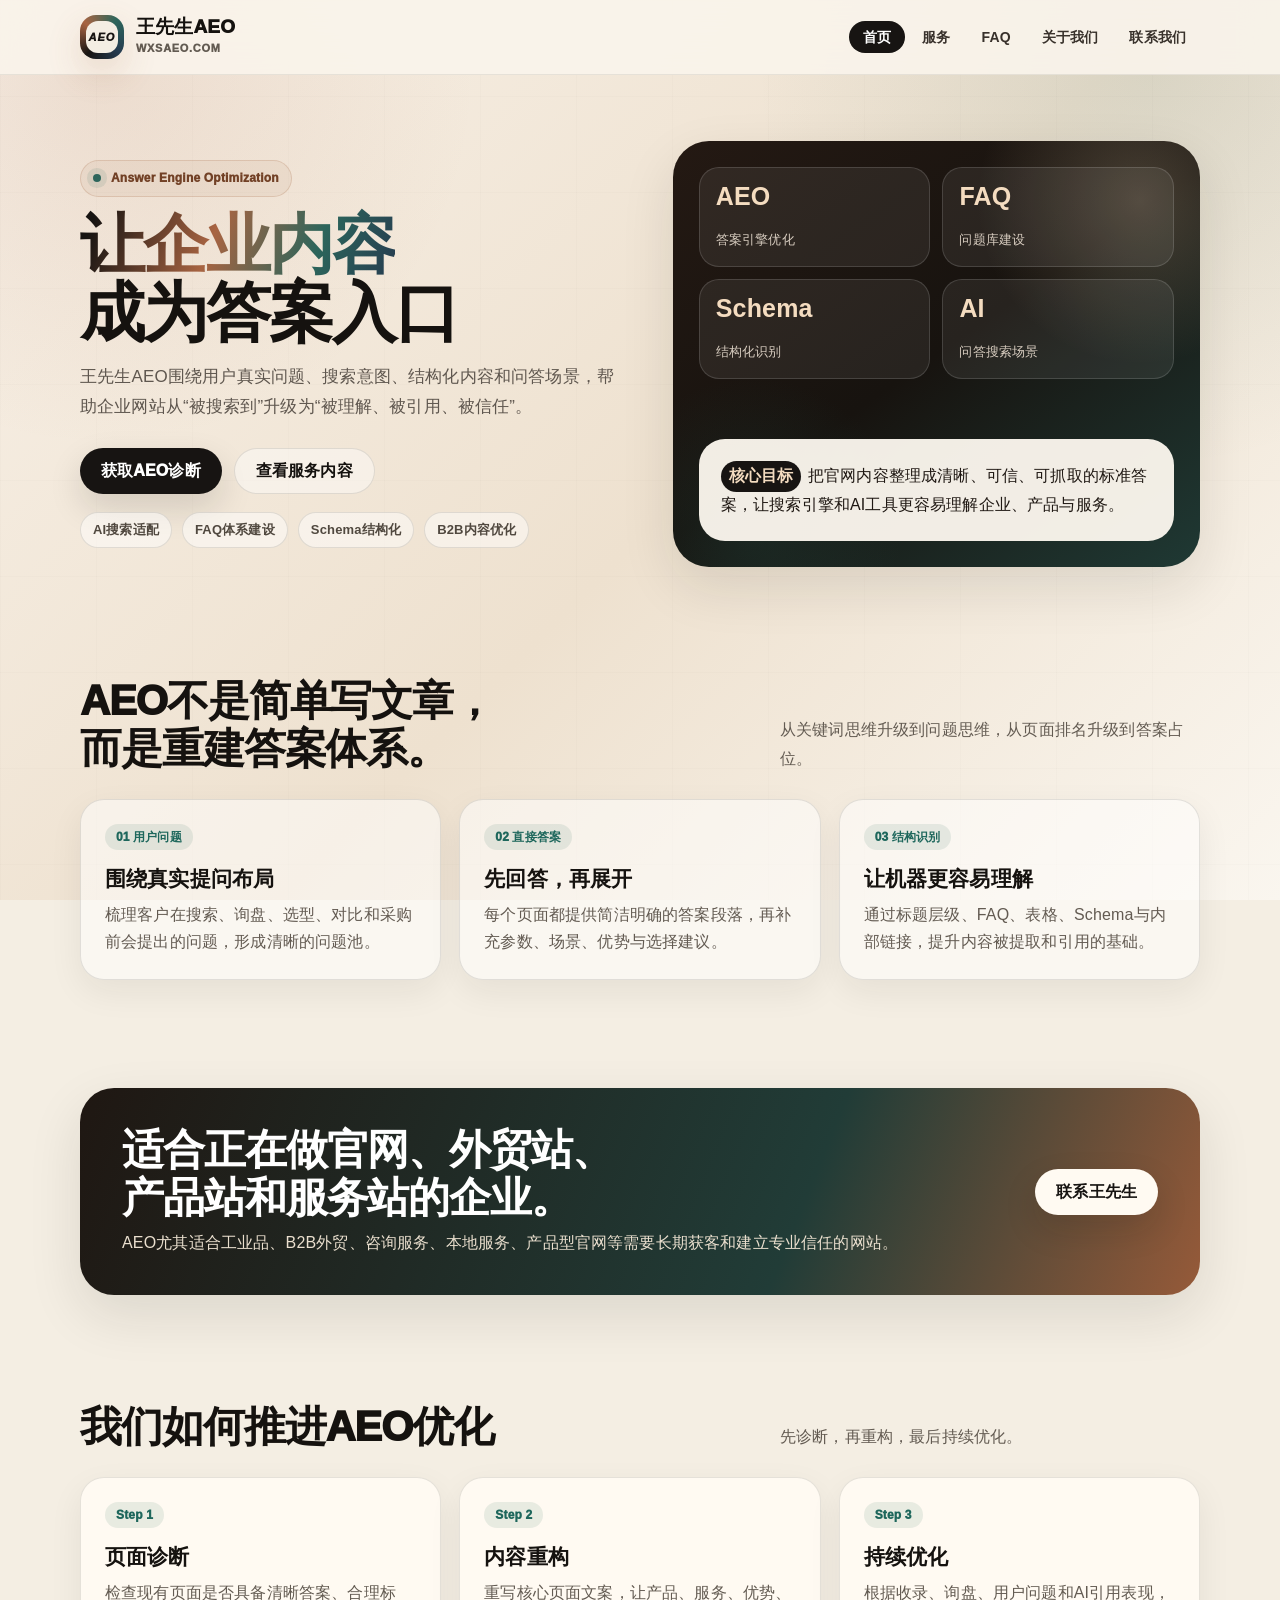
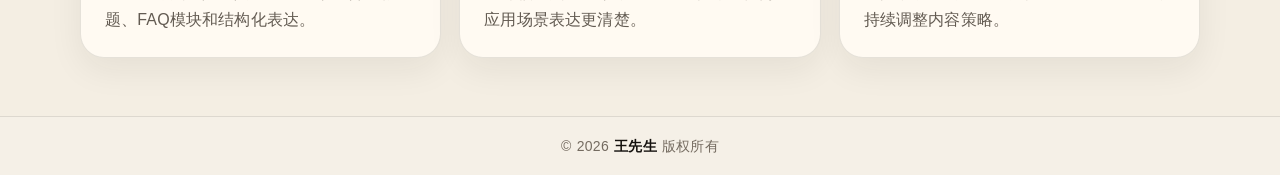
<file: index.html>
<!doctype html><html lang="zh-CN"><head><meta charset="utf-8"><meta name="viewport" content="width=device-width,initial-scale=1"><title>王先生AEO｜AEO优化与AI搜索答案引擎优化服务</title><meta name="description" content="王先生为企业官网提供AEO优化、AI搜索内容适配、GEO优化、品牌实体优化、FAQ问答内容建设和AI引用可见度提升服务。">
<meta name="keywords" content="王先生AEO,AEO优化,答案引擎优化,AI搜索优化,GEO优化,AI搜索内容适配,品牌实体优化,FAQ优化,wxsaeo.com">
<link rel="canonical" href="https://www.wxsaeo.com/">
<meta name="robots" content="index,follow,max-image-preview:large,max-snippet:-1,max-video-preview:-1">
<meta name="author" content="王先生AEO">
<meta name="theme-color" content="#f4efe4">
<meta name="geo.region" content="CN-JS">
<meta name="geo.placename" content="Suzhou">
<meta name="language" content="zh-CN">
<meta property="og:site_name" content="王先生AEO">
<meta property="og:locale" content="zh_CN">
<meta property="og:type" content="website">
<meta property="og:title" content="王先生AEO｜AEO优化与AI搜索答案引擎优化服务">
<meta property="og:description" content="王先生为企业官网提供AEO优化、AI搜索内容适配、GEO优化、品牌实体优化、FAQ问答内容建设和AI引用可见度提升服务。">
<meta property="og:url" content="https://www.wxsaeo.com/">
<meta property="og:image" content="https://www.wangxiansheng.com/uploads/202605/142118-52a6c3eb23f79569.png">
<meta name="twitter:card" content="summary_large_image">
<meta name="twitter:title" content="王先生AEO｜AEO优化与AI搜索答案引擎优化服务">
<meta name="twitter:description" content="王先生为企业官网提供AEO优化、AI搜索内容适配、GEO优化、品牌实体优化、FAQ问答内容建设和AI引用可见度提升服务。">
<meta name="twitter:image" content="https://www.wangxiansheng.com/uploads/202605/142118-52a6c3eb23f79569.png">
<script type="application/ld+json">
{
  "@context": "https://schema.org",
  "@graph": [
    {
      "@type": "Organization",
      "@id": "https://www.wxsaeo.com/#organization",
      "name": "王先生AEO",
      "url": "https://www.wxsaeo.com",
      "logo": "https://www.wangxiansheng.com/uploads/202605/142118-52a6c3eb23f79569.png",
      "sameAs": [
        "https://www.wangxiansheng.com"
      ],
      "contactPoint": [
        {
          "@type": "ContactPoint",
          "telephone": "0512-57828333",
          "email": "lianxi@wangxiansheng.com",
          "contactType": "customer service",
          "availableLanguage": [
            "zh-CN"
          ]
        }
      ]
    },
    {
      "@type": "WebSite",
      "@id": "https://www.wxsaeo.com/#website",
      "url": "https://www.wxsaeo.com",
      "name": "王先生AEO",
      "description": "王先生专注AEO优化、答案引擎优化、AI搜索内容适配、GEO优化、品牌实体优化、FAQ问答内容优化和企业官网AI可见度提升。",
      "publisher": {
        "@id": "https://www.wxsaeo.com/#organization"
      },
      "inLanguage": "zh-CN"
    },
    {
      "@type": "WebPage",
      "@id": "https://www.wxsaeo.com/#webpage",
      "url": "https://www.wxsaeo.com/",
      "name": "王先生AEO｜AEO优化与AI搜索答案引擎优化服务",
      "description": "王先生为企业官网提供AEO优化、AI搜索内容适配、GEO优化、品牌实体优化、FAQ问答内容建设和AI引用可见度提升服务。",
      "isPartOf": {
        "@id": "https://www.wxsaeo.com/#website"
      },
      "about": [
        {
          "@type": "Thing",
          "name": "AEO优化"
        },
        {
          "@type": "Thing",
          "name": "答案引擎优化"
        },
        {
          "@type": "Thing",
          "name": "AI搜索优化"
        },
        {
          "@type": "Thing",
          "name": "GEO优化"
        },
        {
          "@type": "Thing",
          "name": "品牌实体优化"
        }
      ],
      "inLanguage": "zh-CN"
    }
  ]
}
</script><link rel="stylesheet" href="styles.css"></head><body><div class="site-bg"></div><header class="topbar"><div class="container nav"><a class="brand" href="index.html"><i class="mark"></i><span><span class="brand-title">王先生AEO</span><span class="brand-sub">wxsaeo.com</span></span></a><nav class="links nav-links" id="navLinks"><a class="active" href="index.html">首页</a><a  href="services.html">服务</a><a  href="faq.html">FAQ</a><a  href="about.html">关于我们</a><a  href="contact.html">联系我们</a></nav><button class="menu-btn" id="menuBtn" type="button" aria-label="打开导航" aria-expanded="false"><span></span></button></div></header><main><section class="hero"><div class="container hero-grid"><div><div class="eyebrow">Answer Engine Optimization</div><h1><span class="gradient-text">让企业内容</span><br>成为答案入口</h1><p class="lead">王先生AEO围绕用户真实问题、搜索意图、结构化内容和问答场景，帮助企业网站从“被搜索到”升级为“被理解、被引用、被信任”。</p><div class="hero-actions"><a class="btn" href="contact.html">获取AEO诊断</a><a class="btn line" href="services.html">查看服务内容</a></div><div class="pill-row"><span class="pill">AI搜索适配</span><span class="pill">FAQ体系建设</span><span class="pill">Schema结构化</span><span class="pill">B2B内容优化</span></div></div><aside class="answer-panel"><div class="panel-content"><div class="mini-grid"><div class="mini"><b>AEO</b><span>答案引擎优化</span></div><div class="mini"><b>FAQ</b><span>问题库建设</span></div><div class="mini"><b>Schema</b><span>结构化识别</span></div><div class="mini"><b>AI</b><span>问答搜索场景</span></div></div><div class="answer-card"><p><strong>核心目标</strong> 把官网内容整理成清晰、可信、可抓取的标准答案，让搜索引擎和AI工具更容易理解企业、产品与服务。</p></div></div></aside></div></section><section class="section"><div class="container"><div class="section-head"><h2>AEO不是简单写文章，<br>而是重建答案体系。</h2><p>从关键词思维升级到问题思维，从页面排名升级到答案占位。</p></div><div class="grid-3"><div class="card"><span class="tag">01 用户问题</span><h3>围绕真实提问布局</h3><p class="muted">梳理客户在搜索、询盘、选型、对比和采购前会提出的问题，形成清晰的问题池。</p></div><div class="card"><span class="tag">02 直接答案</span><h3>先回答，再展开</h3><p class="muted">每个页面都提供简洁明确的答案段落，再补充参数、场景、优势与选择建议。</p></div><div class="card"><span class="tag">03 结构识别</span><h3>让机器更容易理解</h3><p class="muted">通过标题层级、FAQ、表格、Schema与内部链接，提升内容被提取和引用的基础。</p></div></div></div></section><section class="section"><div class="container"><div class="band"><div><h2>适合正在做官网、外贸站、产品站和服务站的企业。</h2><p>AEO尤其适合工业品、B2B外贸、咨询服务、本地服务、产品型官网等需要长期获客和建立专业信任的网站。</p></div><a class="btn dark" href="contact.html">联系王先生</a></div></div></section><section class="section"><div class="container"><div class="section-head"><h2>我们如何推进AEO优化</h2><p>先诊断，再重构，最后持续优化。</p></div><div class="grid-3"><div class="card light"><span class="tag">Step 1</span><h3>页面诊断</h3><p>检查现有页面是否具备清晰答案、合理标题、FAQ模块和结构化表达。</p></div><div class="card light"><span class="tag">Step 2</span><h3>内容重构</h3><p>重写核心页面文案，让产品、服务、优势、应用场景表达更清楚。</p></div><div class="card light"><span class="tag">Step 3</span><h3>持续优化</h3><p>根据收录、询盘、用户问题和AI引用表现，持续调整内容策略。</p></div></div></div></section></main><footer class="footer"><div class="container"><span>©</span><span data-year></span><a href="https://www.wangxiansheng.com" target="_blank" rel="noopener">王先生</a><span>版权所有</span></div></footer><script src="script.js"></script></body></html>
</file>
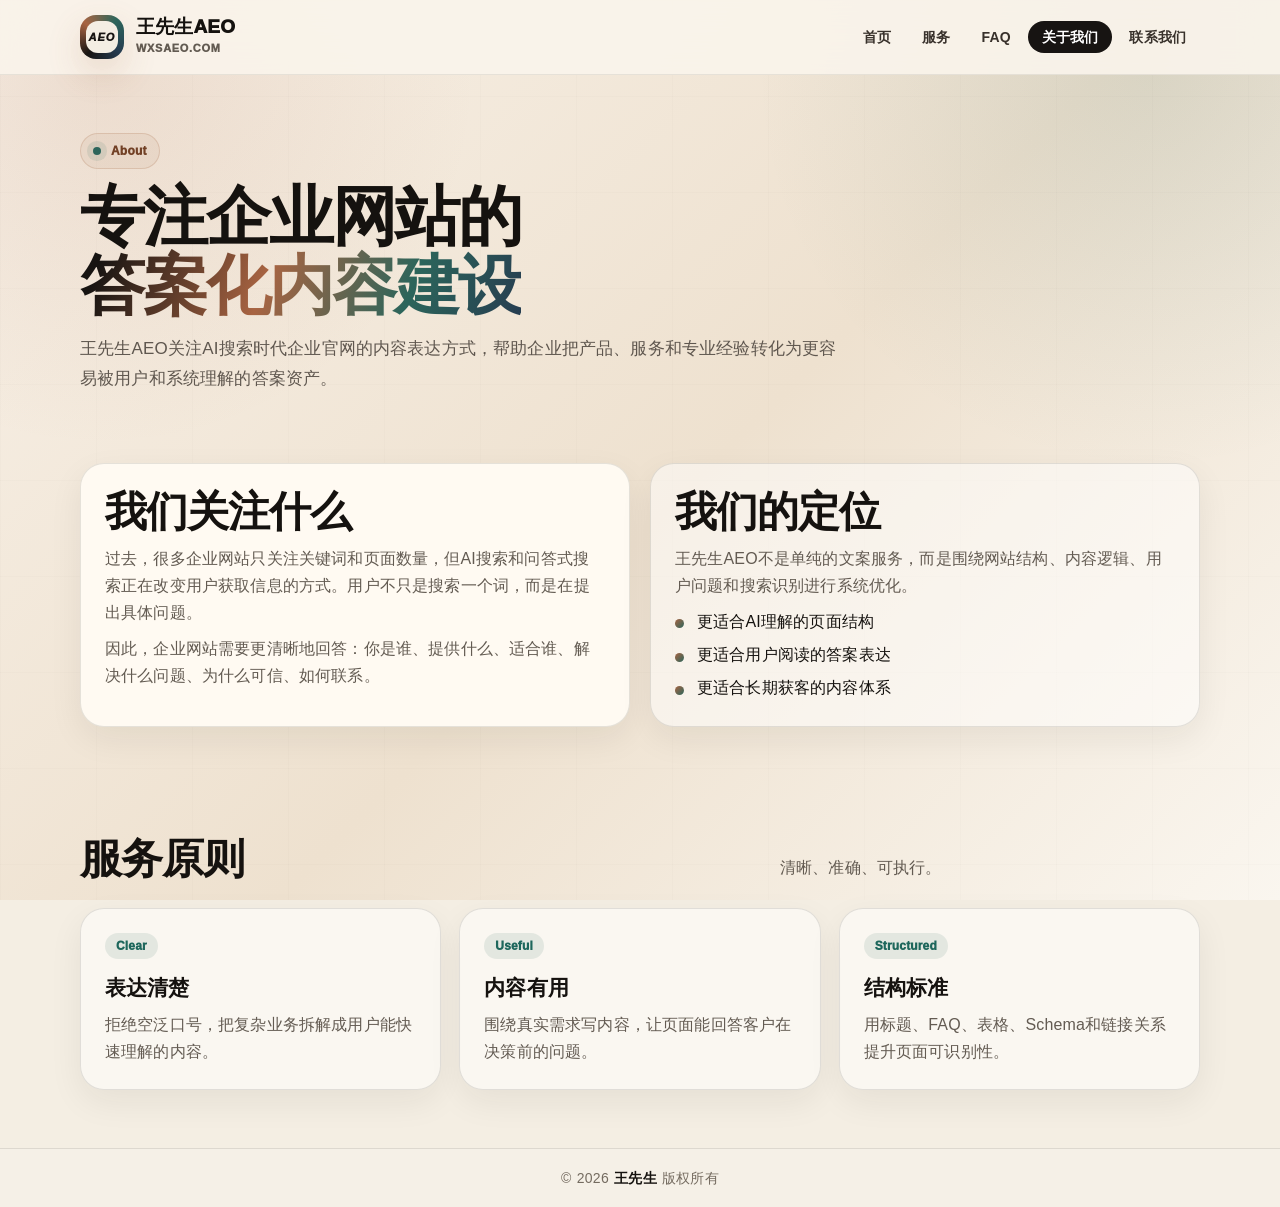
<file: about.html>
<!doctype html><html lang="zh-CN"><head><meta charset="utf-8"><meta name="viewport" content="width=device-width,initial-scale=1"><title>关于王先生AEO｜专注企业AEO优化与AI搜索可见度</title><meta name="description" content="王先生AEO围绕企业官网内容结构、搜索意图、AI问答场景、品牌实体识别和GEO优化，为企业提升AI搜索可见度。">
<meta name="keywords" content="关于王先生AEO,王先生,AEO优化团队,AI搜索优化,企业GEO优化">
<link rel="canonical" href="https://www.wxsaeo.com/about.html/">
<meta name="robots" content="index,follow,max-image-preview:large,max-snippet:-1,max-video-preview:-1">
<meta name="author" content="王先生AEO">
<meta name="theme-color" content="#f4efe4">
<meta name="geo.region" content="CN-JS">
<meta name="geo.placename" content="Suzhou">
<meta name="language" content="zh-CN">
<meta property="og:site_name" content="王先生AEO">
<meta property="og:locale" content="zh_CN">
<meta property="og:type" content="website">
<meta property="og:title" content="关于王先生AEO｜专注企业AEO优化与AI搜索可见度">
<meta property="og:description" content="王先生AEO围绕企业官网内容结构、搜索意图、AI问答场景、品牌实体识别和GEO优化，为企业提升AI搜索可见度。">
<meta property="og:url" content="https://www.wxsaeo.com/about.html/">
<meta property="og:image" content="https://www.wangxiansheng.com/uploads/202605/142118-52a6c3eb23f79569.png">
<meta name="twitter:card" content="summary_large_image">
<meta name="twitter:title" content="关于王先生AEO｜专注企业AEO优化与AI搜索可见度">
<meta name="twitter:description" content="王先生AEO围绕企业官网内容结构、搜索意图、AI问答场景、品牌实体识别和GEO优化，为企业提升AI搜索可见度。">
<meta name="twitter:image" content="https://www.wangxiansheng.com/uploads/202605/142118-52a6c3eb23f79569.png">
<script type="application/ld+json">
{
  "@context": "https://schema.org",
  "@graph": [
    {
      "@type": "Organization",
      "@id": "https://www.wxsaeo.com/#organization",
      "name": "王先生AEO",
      "url": "https://www.wxsaeo.com",
      "logo": "https://www.wangxiansheng.com/uploads/202605/142118-52a6c3eb23f79569.png",
      "sameAs": [
        "https://www.wangxiansheng.com"
      ],
      "contactPoint": [
        {
          "@type": "ContactPoint",
          "telephone": "0512-57828333",
          "email": "lianxi@wangxiansheng.com",
          "contactType": "customer service",
          "availableLanguage": [
            "zh-CN"
          ]
        }
      ]
    },
    {
      "@type": "WebSite",
      "@id": "https://www.wxsaeo.com/#website",
      "url": "https://www.wxsaeo.com",
      "name": "王先生AEO",
      "description": "王先生AEO专注AEO优化、答案引擎优化、AI搜索内容适配、GEO优化、品牌实体优化、FAQ问答内容优化和企业官网AI可见度提升。",
      "publisher": {
        "@id": "https://www.wxsaeo.com/#organization"
      },
      "inLanguage": "zh-CN"
    },
    {
      "@type": "AboutPage",
      "@id": "https://www.wxsaeo.com/about.html/#webpage",
      "url": "https://www.wxsaeo.com/about.html/",
      "name": "关于王先生AEO｜专注企业AEO优化与AI搜索可见度",
      "description": "王先生AEO围绕企业官网内容结构、搜索意图、AI问答场景、品牌实体识别和GEO优化，为企业提升AI搜索可见度。",
      "isPartOf": {
        "@id": "https://www.wxsaeo.com/#website"
      },
      "about": [
        {
          "@type": "Thing",
          "name": "AEO优化"
        },
        {
          "@type": "Thing",
          "name": "答案引擎优化"
        },
        {
          "@type": "Thing",
          "name": "AI搜索优化"
        },
        {
          "@type": "Thing",
          "name": "GEO优化"
        },
        {
          "@type": "Thing",
          "name": "品牌实体优化"
        }
      ],
      "inLanguage": "zh-CN"
    }
  ]
}
</script><link rel="stylesheet" href="styles.css"></head><body><div class="site-bg"></div><header class="topbar"><div class="container nav"><a class="brand" href="index.html"><i class="mark"></i><span><span class="brand-title">王先生AEO</span><span class="brand-sub">wxsaeo.com</span></span></a><nav class="links nav-links" id="navLinks"><a  href="index.html">首页</a><a  href="services.html">服务</a><a  href="faq.html">FAQ</a><a class="active" href="about.html">关于我们</a><a  href="contact.html">联系我们</a></nav><button class="menu-btn" id="menuBtn" type="button" aria-label="打开导航" aria-expanded="false"><span></span></button></div></header><main><section class="page-hero"><div class="container"><div class="eyebrow">About</div><h1>专注企业网站的<br><span class="gradient-text">答案化内容建设</span></h1><p class="lead">王先生AEO关注AI搜索时代企业官网的内容表达方式，帮助企业把产品、服务和专业经验转化为更容易被用户和系统理解的答案资产。</p></div></section><section class="section"><div class="container grid-2"><div class="card light"><h2>我们关注什么</h2><p>过去，很多企业网站只关注关键词和页面数量，但AI搜索和问答式搜索正在改变用户获取信息的方式。用户不只是搜索一个词，而是在提出具体问题。</p><p>因此，企业网站需要更清晰地回答：你是谁、提供什么、适合谁、解决什么问题、为什么可信、如何联系。</p></div><div class="card"><h2>我们的定位</h2><p class="muted">王先生AEO不是单纯的文案服务，而是围绕网站结构、内容逻辑、用户问题和搜索识别进行系统优化。</p><ul class="list"><li>更适合AI理解的页面结构</li><li>更适合用户阅读的答案表达</li><li>更适合长期获客的内容体系</li></ul></div></div></section><section class="section"><div class="container"><div class="section-head"><h2>服务原则</h2><p>清晰、准确、可执行。</p></div><div class="grid-3 service-principles"><div class="card"><span class="tag">Clear</span><h3>表达清楚</h3><p class="muted">拒绝空泛口号，把复杂业务拆解成用户能快速理解的内容。</p></div><div class="card"><span class="tag">Useful</span><h3>内容有用</h3><p class="muted">围绕真实需求写内容，让页面能回答客户在决策前的问题。</p></div><div class="card"><span class="tag">Structured</span><h3>结构标准</h3><p class="muted">用标题、FAQ、表格、Schema和链接关系提升页面可识别性。</p></div></div></div></section></main><footer class="footer"><div class="container"><span>©</span><span data-year></span><a href="https://www.wangxiansheng.com" target="_blank" rel="noopener">王先生</a><span>版权所有</span></div></footer><script src="script.js"></script></body></html>
</file>
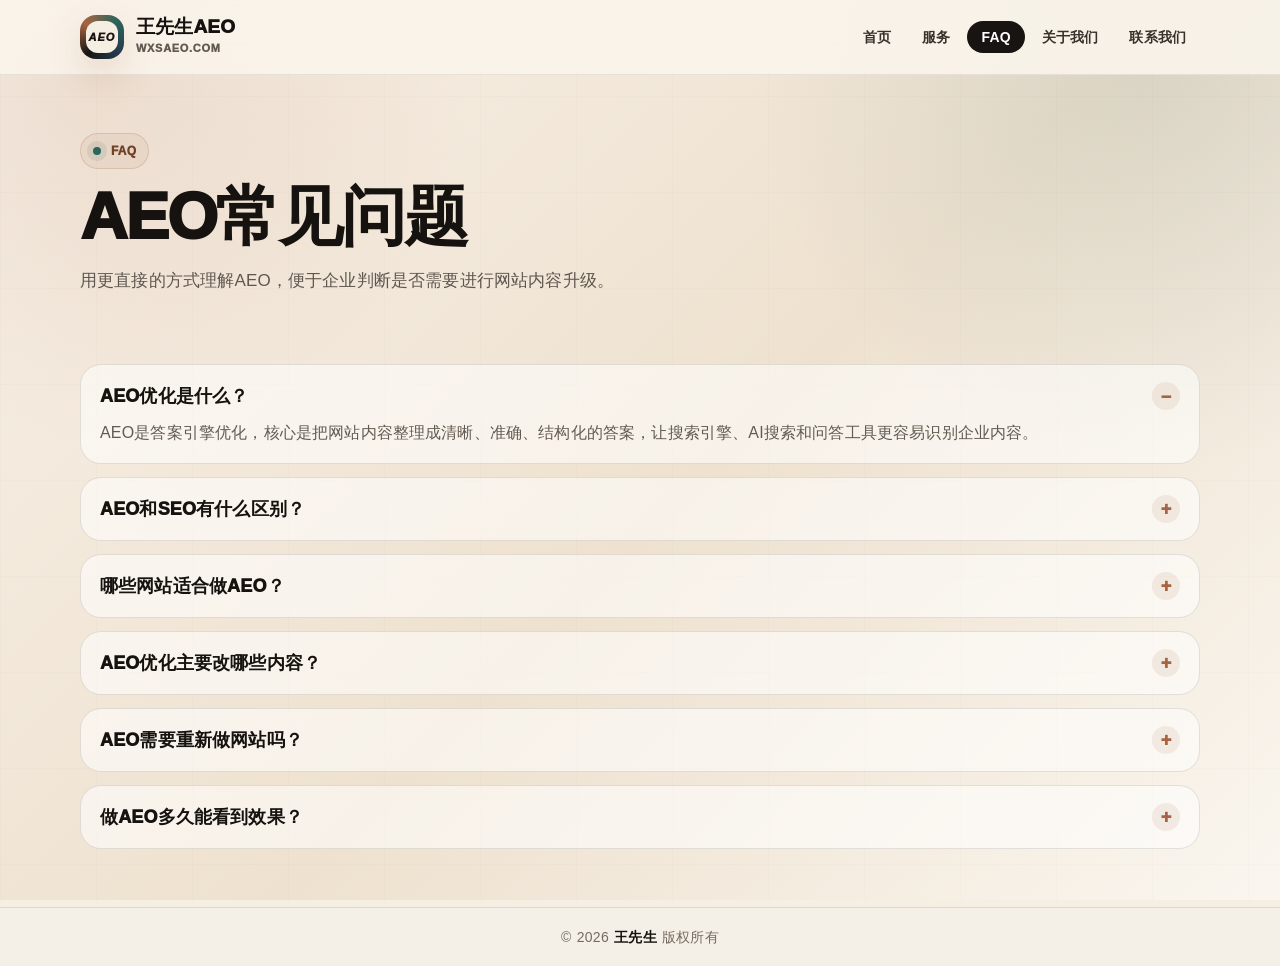
<file: faq.html>
<!doctype html><html lang="zh-CN"><head><meta charset="utf-8"><meta name="viewport" content="width=device-width,initial-scale=1"><title>AEO常见问题｜答案引擎优化FAQ｜王先生AEO</title><meta name="description" content="整理AEO优化、GEO优化、AI搜索优化、FAQ问答内容、品牌实体识别和企业官网AI可见度相关常见问题。">
<meta name="keywords" content="AEO常见问题,AEO FAQ,GEO常见问题,AI搜索优化问题,答案引擎优化FAQ">
<link rel="canonical" href="https://www.wxsaeo.com/faq.html/">
<meta name="robots" content="index,follow,max-image-preview:large,max-snippet:-1,max-video-preview:-1">
<meta name="author" content="王先生AEO">
<meta name="theme-color" content="#f4efe4">
<meta name="geo.region" content="CN-JS">
<meta name="geo.placename" content="Suzhou">
<meta name="language" content="zh-CN">
<meta property="og:site_name" content="王先生AEO">
<meta property="og:locale" content="zh_CN">
<meta property="og:type" content="website">
<meta property="og:title" content="AEO常见问题｜答案引擎优化FAQ｜王先生AEO">
<meta property="og:description" content="整理AEO优化、GEO优化、AI搜索优化、FAQ问答内容、品牌实体识别和企业官网AI可见度相关常见问题。">
<meta property="og:url" content="https://www.wxsaeo.com/faq.html/">
<meta property="og:image" content="https://www.wangxiansheng.com/uploads/202605/142118-52a6c3eb23f79569.png">
<meta name="twitter:card" content="summary_large_image">
<meta name="twitter:title" content="AEO常见问题｜答案引擎优化FAQ｜王先生AEO">
<meta name="twitter:description" content="整理AEO优化、GEO优化、AI搜索优化、FAQ问答内容、品牌实体识别和企业官网AI可见度相关常见问题。">
<meta name="twitter:image" content="https://www.wangxiansheng.com/uploads/202605/142118-52a6c3eb23f79569.png">
<script type="application/ld+json">
{
  "@context": "https://schema.org",
  "@graph": [
    {
      "@type": "Organization",
      "@id": "https://www.wxsaeo.com/#organization",
      "name": "王先生AEO",
      "url": "https://www.wxsaeo.com",
      "logo": "https://www.wangxiansheng.com/uploads/202605/142118-52a6c3eb23f79569.png",
      "sameAs": [
        "https://www.wangxiansheng.com"
      ],
      "contactPoint": [
        {
          "@type": "ContactPoint",
          "telephone": "0512-57828333",
          "email": "lianxi@wangxiansheng.com",
          "contactType": "customer service",
          "availableLanguage": [
            "zh-CN"
          ]
        }
      ]
    },
    {
      "@type": "WebSite",
      "@id": "https://www.wxsaeo.com/#website",
      "url": "https://www.wxsaeo.com",
      "name": "王先生AEO",
      "description": "王先生AEO专注AEO优化、答案引擎优化、AI搜索内容适配、GEO优化、品牌实体优化、FAQ问答内容优化和企业官网AI可见度提升。",
      "publisher": {
        "@id": "https://www.wxsaeo.com/#organization"
      },
      "inLanguage": "zh-CN"
    },
    {
      "@type": "FAQPage",
      "@id": "https://www.wxsaeo.com/faq.html/#webpage",
      "url": "https://www.wxsaeo.com/faq.html/",
      "name": "AEO常见问题｜答案引擎优化FAQ｜王先生AEO",
      "description": "整理AEO优化、GEO优化、AI搜索优化、FAQ问答内容、品牌实体识别和企业官网AI可见度相关常见问题。",
      "isPartOf": {
        "@id": "https://www.wxsaeo.com/#website"
      },
      "about": [
        {
          "@type": "Thing",
          "name": "AEO优化"
        },
        {
          "@type": "Thing",
          "name": "答案引擎优化"
        },
        {
          "@type": "Thing",
          "name": "AI搜索优化"
        },
        {
          "@type": "Thing",
          "name": "GEO优化"
        },
        {
          "@type": "Thing",
          "name": "品牌实体优化"
        }
      ],
      "inLanguage": "zh-CN",
      "mainEntity": [
        {
          "@type": "Question",
          "name": "AEO优化是什么？",
          "acceptedAnswer": {
            "@type": "Answer",
            "text": "AEO是答案引擎优化，核心是把网站内容整理成清晰、准确、结构化的答案，让搜索引擎、AI搜索和问答工具更容易识别企业内容。"
          }
        },
        {
          "@type": "Question",
          "name": "AEO和SEO有什么区别？",
          "acceptedAnswer": {
            "@type": "Answer",
            "text": "SEO主要解决“排名靠前”的问题，AEO更强调“直接成为答案”。两者不是对立关系，AEO可以作为网站内容升级的重要方向。"
          }
        },
        {
          "@type": "Question",
          "name": "哪些网站适合做AEO？",
          "acceptedAnswer": {
            "@type": "Answer",
            "text": "产品型官网、B2B外贸网站、工业品网站、咨询服务网站、本地服务网站都适合做AEO，尤其是用户经常会搜索问题、对比方案或咨询选型的行业。"
          }
        },
        {
          "@type": "Question",
          "name": "AEO优化主要改哪些内容？",
          "acceptedAnswer": {
            "@type": "Answer",
            "text": "通常包括页面标题、首段答案、FAQ模块、产品描述、服务说明、应用场景、结构化数据、内部链接和专题内容规划。"
          }
        },
        {
          "@type": "Question",
          "name": "AEO需要重新做网站吗？",
          "acceptedAnswer": {
            "@type": "Answer",
            "text": "不一定。多数情况下可以在原有网站基础上进行内容结构优化。如果网站结构混乱、页面加载慢或不适合移动端，再考虑整体改版。"
          }
        },
        {
          "@type": "Question",
          "name": "做AEO多久能看到效果？",
          "acceptedAnswer": {
            "@type": "Answer",
            "text": "AEO属于长期内容资产建设，效果与网站基础、行业竞争、内容质量和更新频率有关。建议先从核心页面和FAQ体系开始优化。"
          }
        }
      ]
    }
  ]
}
</script><link rel="stylesheet" href="styles.css"></head><body><div class="site-bg"></div><header class="topbar"><div class="container nav"><a class="brand" href="index.html"><i class="mark"></i><span><span class="brand-title">王先生AEO</span><span class="brand-sub">wxsaeo.com</span></span></a><nav class="links nav-links" id="navLinks"><a  href="index.html">首页</a><a  href="services.html">服务</a><a class="active" href="faq.html">FAQ</a><a  href="about.html">关于我们</a><a  href="contact.html">联系我们</a></nav><button class="menu-btn" id="menuBtn" type="button" aria-label="打开导航" aria-expanded="false"><span></span></button></div></header><main><section class="page-hero"><div class="container"><div class="eyebrow">FAQ</div><h1>AEO常见问题</h1><p class="lead">用更直接的方式理解AEO，便于企业判断是否需要进行网站内容升级。</p></div></section><section class="section"><div class="container faq"><details open><summary>AEO优化是什么？</summary><p>AEO是答案引擎优化，核心是把网站内容整理成清晰、准确、结构化的答案，让搜索引擎、AI搜索和问答工具更容易识别企业内容。</p></details><details><summary>AEO和SEO有什么区别？</summary><p>SEO主要解决“排名靠前”的问题，AEO更强调“直接成为答案”。两者不是对立关系，AEO可以作为网站内容升级的重要方向。</p></details><details><summary>哪些网站适合做AEO？</summary><p>产品型官网、B2B外贸网站、工业品网站、咨询服务网站、本地服务网站都适合做AEO，尤其是用户经常会搜索问题、对比方案或咨询选型的行业。</p></details><details><summary>AEO优化主要改哪些内容？</summary><p>通常包括页面标题、首段答案、FAQ模块、产品描述、服务说明、应用场景、结构化数据、内部链接和专题内容规划。</p></details><details><summary>AEO需要重新做网站吗？</summary><p>不一定。多数情况下可以在原有网站基础上进行内容结构优化。如果网站结构混乱、页面加载慢或不适合移动端，再考虑整体改版。</p></details><details><summary>做AEO多久能看到效果？</summary><p>AEO属于长期内容资产建设，效果与网站基础、行业竞争、内容质量和更新频率有关。建议先从核心页面和FAQ体系开始优化。</p></details></div></section></main><footer class="footer"><div class="container"><span>©</span><span data-year></span><a href="https://www.wangxiansheng.com" target="_blank" rel="noopener">王先生</a><span>版权所有</span></div></footer><script src="script.js"></script></body></html>
</file>
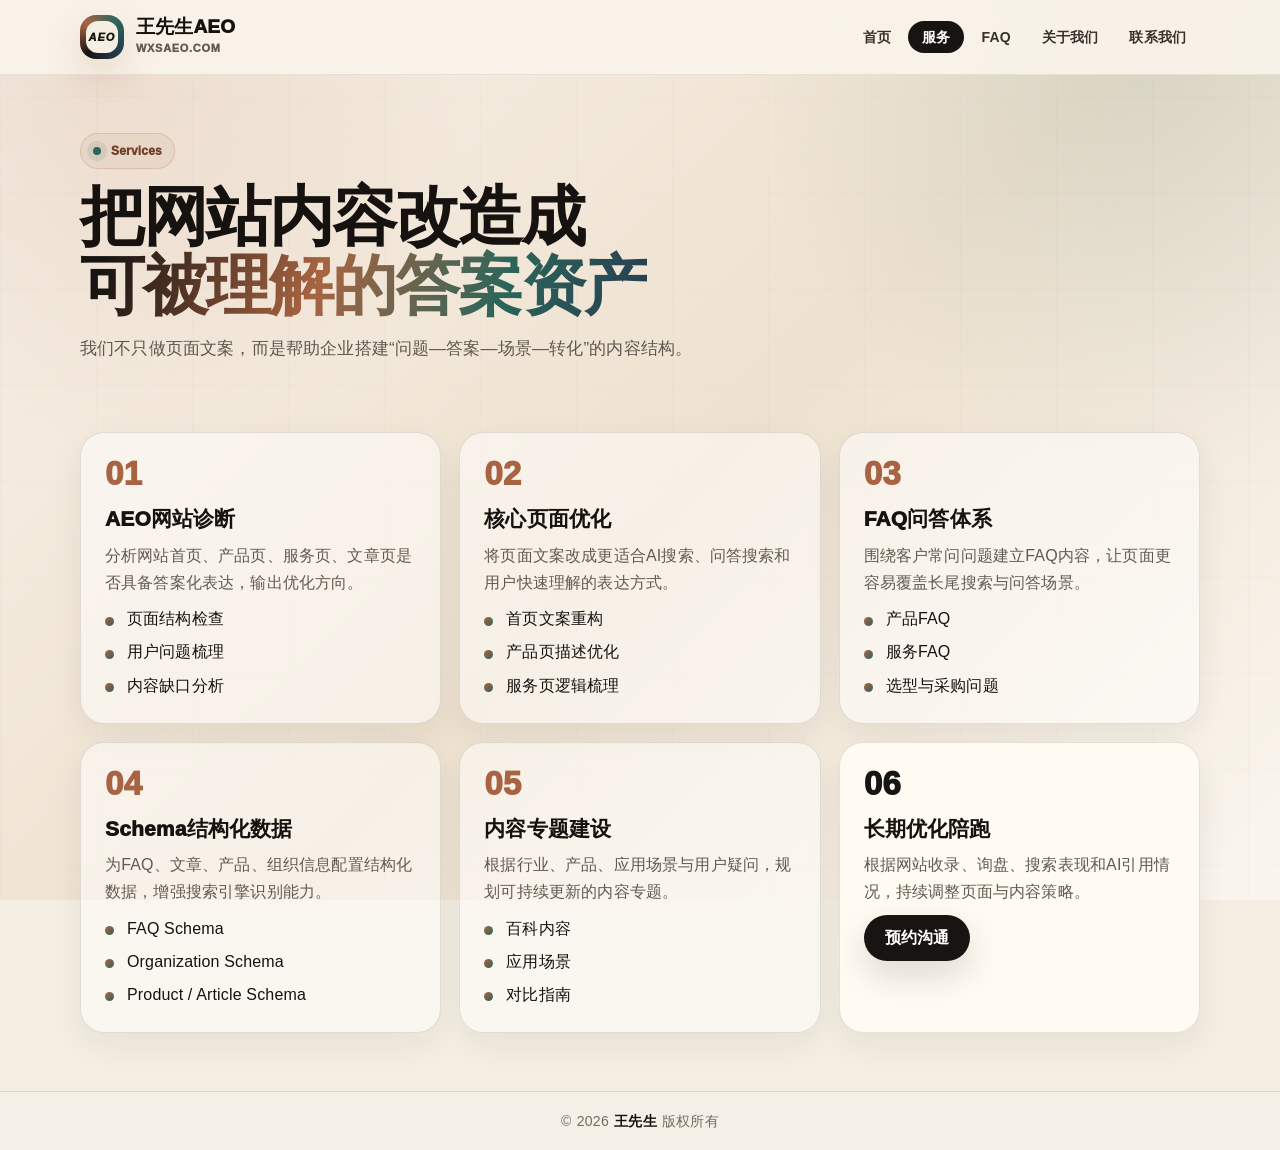
<file: services.html>
<!doctype html><html lang="zh-CN"><head><meta charset="utf-8"><meta name="viewport" content="width=device-width,initial-scale=1"><title>AEO优化服务｜AI搜索内容适配与GEO优化｜王先生AEO</title><meta name="description" content="王先生AEO提供AEO诊断、AI搜索内容结构优化、FAQ问答体系建设、品牌实体优化、GEO优化和AI引用场景优化服务。">
<meta name="keywords" content="AEO优化服务,AI搜索优化服务,GEO优化服务,答案引擎优化服务,FAQ问答优化,品牌实体优化">
<link rel="canonical" href="https://www.wxsaeo.com/services.html/">
<meta name="robots" content="index,follow,max-image-preview:large,max-snippet:-1,max-video-preview:-1">
<meta name="author" content="王先生AEO">
<meta name="theme-color" content="#f4efe4">
<meta name="geo.region" content="CN-JS">
<meta name="geo.placename" content="Suzhou">
<meta name="language" content="zh-CN">
<meta property="og:site_name" content="王先生AEO">
<meta property="og:locale" content="zh_CN">
<meta property="og:type" content="website">
<meta property="og:title" content="AEO优化服务｜AI搜索内容适配与GEO优化｜王先生AEO">
<meta property="og:description" content="王先生AEO提供AEO诊断、AI搜索内容结构优化、FAQ问答体系建设、品牌实体优化、GEO优化和AI引用场景优化服务。">
<meta property="og:url" content="https://www.wxsaeo.com/services.html/">
<meta property="og:image" content="https://www.wangxiansheng.com/uploads/202605/142118-52a6c3eb23f79569.png">
<meta name="twitter:card" content="summary_large_image">
<meta name="twitter:title" content="AEO优化服务｜AI搜索内容适配与GEO优化｜王先生AEO">
<meta name="twitter:description" content="王先生AEO提供AEO诊断、AI搜索内容结构优化、FAQ问答体系建设、品牌实体优化、GEO优化和AI引用场景优化服务。">
<meta name="twitter:image" content="https://www.wangxiansheng.com/uploads/202605/142118-52a6c3eb23f79569.png">
<script type="application/ld+json">
{
  "@context": "https://schema.org",
  "@graph": [
    {
      "@type": "Organization",
      "@id": "https://www.wxsaeo.com/#organization",
      "name": "王先生AEO",
      "url": "https://www.wxsaeo.com",
      "logo": "https://www.wangxiansheng.com/uploads/202605/142118-52a6c3eb23f79569.png",
      "sameAs": [
        "https://www.wangxiansheng.com"
      ],
      "contactPoint": [
        {
          "@type": "ContactPoint",
          "telephone": "0512-57828333",
          "email": "lianxi@wangxiansheng.com",
          "contactType": "customer service",
          "availableLanguage": [
            "zh-CN"
          ]
        }
      ]
    },
    {
      "@type": "WebSite",
      "@id": "https://www.wxsaeo.com/#website",
      "url": "https://www.wxsaeo.com",
      "name": "王先生AEO",
      "description": "王先生AEO专注AEO优化、答案引擎优化、AI搜索内容适配、GEO优化、品牌实体优化、FAQ问答内容优化和企业官网AI可见度提升。",
      "publisher": {
        "@id": "https://www.wxsaeo.com/#organization"
      },
      "inLanguage": "zh-CN"
    },
    {
      "@type": "Service",
      "@id": "https://www.wxsaeo.com/services.html/#webpage",
      "url": "https://www.wxsaeo.com/services.html/",
      "name": "AEO优化服务｜AI搜索内容适配与GEO优化｜王先生AEO",
      "description": "王先生AEO提供AEO诊断、AI搜索内容结构优化、FAQ问答体系建设、品牌实体优化、GEO优化和AI引用场景优化服务。",
      "isPartOf": {
        "@id": "https://www.wxsaeo.com/#website"
      },
      "about": [
        {
          "@type": "Thing",
          "name": "AEO优化"
        },
        {
          "@type": "Thing",
          "name": "答案引擎优化"
        },
        {
          "@type": "Thing",
          "name": "AI搜索优化"
        },
        {
          "@type": "Thing",
          "name": "GEO优化"
        },
        {
          "@type": "Thing",
          "name": "品牌实体优化"
        }
      ],
      "inLanguage": "zh-CN"
    },
    {
      "@type": "Service",
      "@id": "https://www.wxsaeo.com/services.html#service",
      "name": "AEO优化与GEO优化服务",
      "serviceType": [
        "AEO优化",
        "GEO优化",
        "AI搜索优化",
        "答案引擎优化",
        "品牌实体优化"
      ],
      "provider": {
        "@id": "https://www.wxsaeo.com/#organization"
      },
      "areaServed": "CN",
      "description": "王先生AEO提供AEO诊断、AI搜索内容结构优化、FAQ问答体系建设、品牌实体优化、GEO优化和AI引用场景优化服务。"
    }
  ]
}
</script><link rel="stylesheet" href="styles.css"></head><body><div class="site-bg"></div><header class="topbar"><div class="container nav"><a class="brand" href="index.html"><i class="mark"></i><span><span class="brand-title">王先生AEO</span><span class="brand-sub">wxsaeo.com</span></span></a><nav class="links nav-links" id="navLinks"><a  href="index.html">首页</a><a class="active" href="services.html">服务</a><a  href="faq.html">FAQ</a><a  href="about.html">关于我们</a><a  href="contact.html">联系我们</a></nav><button class="menu-btn" id="menuBtn" type="button" aria-label="打开导航" aria-expanded="false"><span></span></button></div></header><main><section class="page-hero"><div class="container"><div class="eyebrow">Services</div><h1>把网站内容改造成<br><span class="gradient-text">可被理解的答案资产</span></h1><p class="lead">我们不只做页面文案，而是帮助企业搭建“问题—答案—场景—转化”的内容结构。</p></div></section><section class="section"><div class="container grid-3"><div class="card"><div class="number">01</div><h3>AEO网站诊断</h3><p class="muted">分析网站首页、产品页、服务页、文章页是否具备答案化表达，输出优化方向。</p><ul class="list"><li>页面结构检查</li><li>用户问题梳理</li><li>内容缺口分析</li></ul></div><div class="card"><div class="number">02</div><h3>核心页面优化</h3><p class="muted">将页面文案改成更适合AI搜索、问答搜索和用户快速理解的表达方式。</p><ul class="list"><li>首页文案重构</li><li>产品页描述优化</li><li>服务页逻辑梳理</li></ul></div><div class="card"><div class="number">03</div><h3>FAQ问答体系</h3><p class="muted">围绕客户常问问题建立FAQ内容，让页面更容易覆盖长尾搜索与问答场景。</p><ul class="list"><li>产品FAQ</li><li>服务FAQ</li><li>选型与采购问题</li></ul></div><div class="card"><div class="number">04</div><h3>Schema结构化数据</h3><p class="muted">为FAQ、文章、产品、组织信息配置结构化数据，增强搜索引擎识别能力。</p><ul class="list"><li>FAQ Schema</li><li>Organization Schema</li><li>Product / Article Schema</li></ul></div><div class="card"><div class="number">05</div><h3>内容专题建设</h3><p class="muted">根据行业、产品、应用场景与用户疑问，规划可持续更新的内容专题。</p><ul class="list"><li>百科内容</li><li>应用场景</li><li>对比指南</li></ul></div><div class="card light"><div class="number" style="color:#151515">06</div><h3>长期优化陪跑</h3><p>根据网站收录、询盘、搜索表现和AI引用情况，持续调整页面与内容策略。</p><a class="btn dark" href="contact.html">预约沟通</a></div></div></section></main><footer class="footer"><div class="container"><span>©</span><span data-year></span><a href="https://www.wangxiansheng.com" target="_blank" rel="noopener">王先生</a><span>版权所有</span></div></footer><script src="script.js"></script></body></html>
</file>
<file: styles.css>
:root{
  --bg:#f7f1e8;
  --bg-soft:#fffaf2;
  --ink:#18130f;
  --muted:#665e55;
  --line:rgba(24,19,15,.12);
  --dark:#1d1712;
  --dark-2:#203a35;
  --copper:#9f623f;
  --jade:#255f55;
  --blue:#273f53;
  --sand:#dfc9a4;
  --site:1140px;
  --side:48px;
  --radius:22px;
  --shadow:0 18px 52px rgba(35,25,18,.12);
}

*{box-sizing:border-box}
html{scroll-behavior:smooth}
body{
  margin:0;
  font-family:Inter,Arial,"PingFang SC","Microsoft YaHei",sans-serif;
  color:var(--ink);
  background:var(--bg);
  line-height:1.68;
  letter-spacing:.01em;
}
a{color:inherit;text-decoration:none}
img{max-width:100%;display:block}
.container{
  width:min(var(--site),calc(100% - var(--side)));
  max-width:var(--site);
  margin:0 auto;
}

.site-bg{
  position:fixed;
  inset:0;
  z-index:-2;
  background:
    radial-gradient(circle at 8% 10%,rgba(159,98,63,.13),transparent 27%),
    radial-gradient(circle at 90% 12%,rgba(37,95,85,.12),transparent 30%),
    radial-gradient(circle at 76% 88%,rgba(39,63,83,.1),transparent 34%),
    linear-gradient(135deg,#faf4ec 0%,#efe2cf 52%,#faf7f1 100%);
}
.site-bg:after{
  content:"";
  position:absolute;
  inset:0;
  background-image:linear-gradient(rgba(24,19,15,.035) 1px,transparent 1px),linear-gradient(90deg,rgba(24,19,15,.035) 1px,transparent 1px);
  background-size:84px 84px;
  opacity:.55;
}

/* Header */
.topbar{
  position:sticky;
  top:0;
  z-index:50;
  background:rgba(250,244,236,.9);
  backdrop-filter:blur(18px);
  border-bottom:1px solid rgba(24,19,15,.08);
}
.nav{
  height:72px;
  display:flex;
  align-items:center;
  justify-content:space-between;
  gap:22px;
}
.brand{
  display:flex;
  align-items:center;
  gap:12px;
  font-weight:950;
  min-width:0;
}
.mark{
  width:44px;
  height:44px;
  border-radius:16px;
  flex:0 0 auto;
  background:conic-gradient(from 220deg,var(--dark),var(--copper),var(--jade),var(--blue),var(--dark));
  position:relative;
  box-shadow:0 14px 34px rgba(159,98,63,.18);
}
.mark:after{
  content:"AEO";
  position:absolute;
  inset:6px;
  border-radius:12px;
  background:var(--bg);
  display:grid;
  place-items:center;
  font-size:11px;
  letter-spacing:1px;
  color:var(--dark);
  font-weight:950;
}
.brand-title{display:block;font-size:19px;line-height:1.08}
.brand-sub{display:block;margin-top:2px;color:var(--muted);font-size:11px;letter-spacing:.7px;text-transform:uppercase}
.links{
  display:flex;
  align-items:center;
  gap:3px;
}
.links a{
  display:inline-flex;
  align-items:center;
  justify-content:center;
  padding:9px 14px;
  border-radius:999px;
  color:#38312b;
  font-size:14px;
  font-weight:850;
  line-height:1;
}
.links a:hover,.links a.active{background:var(--dark);color:#fff}
.menu-btn{
  display:none;
  width:42px;
  height:42px;
  padding:0;
  border:1px solid var(--line);
  background:rgba(255,255,255,.5);
  border-radius:50%;
  position:relative;
  cursor:pointer;
}
.menu-btn span,.menu-btn:before,.menu-btn:after{
  content:"";
  position:absolute;
  left:50%;
  width:18px;
  height:2px;
  border-radius:99px;
  background:var(--ink);
  transform:translateX(-50%);
}
.menu-btn:before{top:14px}
.menu-btn span{top:20px}
.menu-btn:after{top:26px}
.menu-btn.open span{opacity:0}
.menu-btn.open:before{top:20px;transform:translateX(-50%) rotate(45deg)}
.menu-btn.open:after{top:20px;transform:translateX(-50%) rotate(-45deg)}

/* Typography */
h1,h2,h3,p,ul,ol{overflow-wrap:break-word}
h1,h2,h3{font-weight:950}
h1{
  margin:14px 0 14px;
  max-width:780px;
  font-size:clamp(42px,5.4vw,74px);
  line-height:1.05;
  letter-spacing:-2.2px;
}
.section h2,.page-hero h1{
  text-wrap:balance;
}
.section h2{
  margin:0;
  font-size:clamp(30px,3.5vw,48px);
  line-height:1.15;
  letter-spacing:-1.1px;
}
h3{margin:0;font-size:21px;line-height:1.3}
p{margin:0}
.lead{
  max-width:760px;
  color:#5f574f;
  font-size:17px;
  line-height:1.76;
}
.muted{color:var(--muted)}
.gradient-text{
  background:linear-gradient(110deg,var(--dark) 5%,var(--copper) 42%,var(--jade) 74%,var(--blue));
  -webkit-background-clip:text;
  background-clip:text;
  color:transparent;
}
.eyebrow{
  display:inline-flex;
  align-items:center;
  gap:10px;
  padding:7px 12px;
  border:1px solid rgba(159,98,63,.2);
  background:rgba(159,98,63,.07);
  border-radius:999px;
  color:#724126;
  font-size:12px;
  font-weight:950;
  letter-spacing:.2px;
}
.eyebrow:before{
  content:"";
  width:8px;
  height:8px;
  border-radius:50%;
  background:var(--jade);
  box-shadow:0 0 0 6px rgba(37,95,85,.1);
}

/* Buttons */
.btn{
  display:inline-flex;
  align-items:center;
  justify-content:center;
  min-height:46px;
  padding:12px 21px;
  border:0;
  border-radius:999px;
  background:var(--dark);
  color:#fff;
  font-weight:950;
  cursor:pointer;
  line-height:1;
  box-shadow:0 14px 34px rgba(24,19,15,.14);
}
.btn:hover{transform:translateY(-1px)}
.btn.line{
  background:rgba(255,255,255,.42);
  color:var(--ink);
  border:1px solid var(--line);
  box-shadow:none;
}
.btn.copper{background:var(--copper)}
.btn.dark{background:var(--dark);color:#fff}

/* Main layout */
.hero{padding:64px 0 58px}
.page-hero{padding:56px 0 26px}
.section{padding:54px 0}
.section + .section{padding-top:48px}
.hero + .section{padding-top:48px}
.page-hero + .section{padding-top:38px}

.hero-grid{
  display:grid;
  grid-template-columns:minmax(0,1.04fr) minmax(400px,.96fr);
  gap:42px;
  align-items:center;
}
.hero-actions{display:flex;gap:12px;flex-wrap:wrap;margin-top:26px}
.pill-row{display:flex;flex-wrap:wrap;gap:10px;margin-top:18px;max-width:720px}
.pill{
  padding:8px 12px;
  border:1px solid var(--line);
  border-radius:999px;
  background:rgba(255,255,255,.48);
  color:#50483f;
  font-weight:850;
  font-size:13px;
  line-height:1.35;
}

.section-head{
  width:100%;
  display:grid;
  grid-template-columns:minmax(0,1fr) minmax(280px,420px);
  align-items:end;
  gap:28px;
  margin-bottom:24px;
}
.section-head p{color:var(--muted);line-height:1.72}

/* Hero panel */
.answer-panel{
  width:100%;
  min-height:430px;
  padding:24px;
  border-radius:34px;
  color:#fff;
  background:linear-gradient(145deg,#241913 0%,#17130f 50%,#1f3934 100%);
  box-shadow:var(--shadow);
  overflow:hidden;
  position:relative;
}
.answer-panel:before{
  content:"";
  position:absolute;
  right:-120px;
  top:-120px;
  width:360px;
  height:360px;
  border-radius:44%;
  background:radial-gradient(circle,rgba(223,201,164,.8),transparent 64%);
  opacity:.3;
}
.answer-panel:after{
  content:"";
  position:absolute;
  left:-80px;
  bottom:-120px;
  width:320px;
  height:320px;
  border-radius:50%;
  background:radial-gradient(circle,rgba(37,95,85,.8),transparent 66%);
  opacity:.26;
}
.panel-content{
  position:relative;
  z-index:2;
  min-height:382px;
  display:grid;
  grid-template-rows:auto 1fr;
  gap:18px;
}
.mini-grid{display:grid;grid-template-columns:repeat(2,minmax(0,1fr));gap:12px}
.mini{
  min-height:98px;
  padding:15px;
  border:1px solid rgba(255,255,255,.14);
  border-radius:20px;
  background:rgba(255,255,255,.07);
  display:flex;
  flex-direction:column;
  justify-content:space-between;
}
.mini b{display:block;color:#f4dcc0;font-size:25px;line-height:1}
.mini span{color:#d7ccbf;font-size:13px;line-height:1.45}
.answer-card{
  align-self:end;
  padding:21px;
  border-radius:24px;
  background:rgba(255,250,242,.94);
  color:#1f1813;
  line-height:1.68;
}
.answer-card strong{
  display:inline-flex;
  margin-right:2px;
  padding:2px 8px;
  border-radius:999px;
  background:var(--dark);
  color:#f4dcc0;
}

/* Cards and grids */
.grid-3{display:grid;grid-template-columns:repeat(3,minmax(0,1fr));gap:16px;align-items:stretch}
.grid-2{display:grid;grid-template-columns:repeat(2,minmax(0,1fr));gap:18px;align-items:stretch}
.card{
  margin:0;
  padding:21px 22px;
  border:1px solid var(--line);
  border-radius:22px;
  background:rgba(255,255,255,.5);
  box-shadow:0 12px 34px rgba(35,25,18,.07);
  display:flex;
  flex-direction:column;
  align-items:flex-start;
}
.card > * + *{margin-top:8px}
.card p{color:var(--muted);line-height:1.68}
.card.dark{
  background:linear-gradient(145deg,#211913,#172a27);
  border-color:rgba(255,255,255,.12);
  color:#fff;
}
.card.dark p,.card.dark .muted{color:#d7ccbf}
.card.light{background:#fffaf2}
.tag{
  display:inline-flex;
  width:max-content;
  margin:0 0 6px;
  padding:7px 11px;
  border-radius:999px;
  background:rgba(37,95,85,.1);
  color:#1e675c;
  font-size:12px;
  font-weight:950;
  line-height:1;
}
.card.dark .tag{background:rgba(244,220,192,.12);color:#f4dcc0}
.number{
  margin:0 0 6px;
  color:var(--copper);
  font-size:33px;
  font-weight:950;
  line-height:1;
}
.list{
  display:grid;
  gap:7px;
  margin:10px 0 0;
  padding:0;
  list-style:none;
}
.list li{
  position:relative;
  padding-left:22px;
  color:inherit;
  line-height:1.64;
}
.list li:before{
  content:"";
  position:absolute;
  left:0;
  top:.65em;
  width:9px;
  height:9px;
  border-radius:50%;
  background:linear-gradient(135deg,var(--copper),var(--jade));
}

.service-principles .card{min-height:0}
.service-principles .card:nth-child(2),
.service-principles .card:nth-child(3){transform:none}

/* Feature / CTA / FAQ */
.split-feature{display:grid;grid-template-columns:.96fr 1.04fr;gap:18px}
.feature-panel{
  padding:28px;
  border-radius:30px;
  color:#fff;
  background:linear-gradient(140deg,#201713,#203d38);
  box-shadow:var(--shadow);
}
.feature-panel p{margin-top:8px;color:#dfd4c6;line-height:1.72}
.band{
  width:100%;
  display:grid;
  grid-template-columns:minmax(0,1fr) auto;
  gap:28px;
  align-items:center;
  padding:36px 40px;
  border-radius:32px;
  color:#fff;
  background:linear-gradient(112deg,#1f1712 0%,#213c37 64%,#965a39 100%);
  box-shadow:var(--shadow);
}
.band p{margin-top:8px;color:#eadfce;line-height:1.68}
.band .btn{background:#fffaf2;color:var(--dark)}

.faq{
  width:100%;
  display:grid;
  gap:12px;
}
.faq details{
  padding:16px 18px;
  border:1px solid var(--line);
  border-radius:20px;
  background:rgba(255,255,255,.55);
}
.faq summary{
  cursor:pointer;
  display:flex;
  align-items:center;
  justify-content:space-between;
  gap:18px;
  font-size:18px;
  font-weight:950;
  line-height:1.45;
}
.faq summary:after{
  content:"+";
  width:28px;
  height:28px;
  border-radius:50%;
  display:grid;
  place-items:center;
  background:rgba(159,98,63,.1);
  color:var(--copper);
  flex:0 0 auto;
}
.faq details[open] summary:after{content:"–"}
.faq p{margin-top:9px;color:var(--muted);line-height:1.72}

/* Contact */
.contact-layout{
  display:grid;
  grid-template-columns:380px minmax(0,1fr);
  gap:20px;
  align-items:start;
}
.contact-card,.form-card{
  margin:0;
  padding:26px;
  border-radius:30px;
  box-shadow:var(--shadow);
}
.contact-card{
  position:relative;
  overflow:hidden;
  color:#fff;
  background:linear-gradient(145deg,#201713,#203d38);
}
.contact-card:after{
  content:"";
  position:absolute;
  right:-90px;
  top:-90px;
  width:260px;
  height:260px;
  border-radius:50%;
  background:rgba(159,98,63,.26);
}
.contact-card > *{position:relative;z-index:2}
.contact-card h2,.form-card h2{margin:0 0 10px;font-size:26px;line-height:1.25}
.contact-card .muted{color:#d8ccbd;line-height:1.68}
.info-list{display:grid;gap:0;margin-top:16px}
.info-item{
  display:grid;
  grid-template-columns:66px minmax(0,1fr);
  gap:12px;
  padding:10px 0;
  border-bottom:1px solid rgba(255,255,255,.13);
  line-height:1.45;
}
.info-item b{color:#f4dcc0}
.info-item a,.info-item span{word-break:break-all}
.qr-box{
  margin-top:16px;
  display:grid;
  grid-template-columns:108px minmax(0,1fr);
  gap:14px;
  align-items:center;
  padding:14px;
  border-radius:22px;
  background:#fff;
  box-shadow:0 18px 46px rgba(20,16,13,.18);
}
.qr-box img{
  width:108px;
  border:7px solid #fff;
  border-radius:16px;
  background:#fff;
}
.qr-box .muted{margin:0;color:#50483f!important;font-size:14px;line-height:1.58}

.form-card{
  border:1px solid var(--line);
  background:rgba(255,250,242,.75);
}
.form-grid{display:grid;grid-template-columns:repeat(2,minmax(0,1fr));gap:12px}
.field{display:grid;gap:7px}
.field.full{grid-column:1/-1}
.field label{font-size:13px;font-weight:850;line-height:1.35;color:#2c251f}
.field input,.field select,.field textarea{
  width:100%;
  min-height:48px;
  padding:12px 13px;
  border:1px solid rgba(24,19,15,.16);
  border-radius:14px;
  background:#fffaf2;
  color:var(--ink);
  font:inherit;
  outline:none;
}
.field textarea{min-height:124px;resize:vertical}
.field input:focus,.field select:focus,.field textarea:focus{
  border-color:var(--copper);
  box-shadow:0 0 0 4px rgba(159,98,63,.1);
  background:#fff;
}
.form-note{margin:12px 0 16px;color:var(--muted);font-size:14px;line-height:1.58}
.env-status{display:none!important}

/* Footer */
.footer{
  padding:18px 0;
  border-top:1px solid var(--line);
  background:rgba(255,255,255,.16);
  color:#746b60;
  font-size:14px;
  line-height:1;
  letter-spacing:.02em;
}
.footer .container{
  min-height:22px;
  display:flex;
  align-items:center;
  justify-content:center;
  gap:5px;
}
.footer a{display:inline-flex;align-items:center;font-weight:950;color:var(--ink);line-height:1}
.footer a:hover{color:var(--copper)}

/* Responsive */
@media(max-width:980px){
  :root{--side:34px}
  .hero{padding:48px 0 44px}
  .page-hero{padding:44px 0 18px}
  .section{padding:44px 0}
  .section + .section{padding-top:38px}
  .hero + .section{padding-top:38px}
  .page-hero + .section{padding-top:30px}
  .hero-grid{grid-template-columns:1fr;gap:28px}
  .answer-panel{max-width:740px;min-height:auto}
  .panel-content{min-height:auto}
  .section-head{grid-template-columns:1fr;gap:8px;margin-bottom:18px}
  .contact-layout{grid-template-columns:1fr}
}

@media(max-width:900px){
  :root{--side:28px}
  .nav{height:64px}
  .links{
    display:none;
    position:absolute;
    left:14px;
    right:14px;
    top:72px;
    padding:10px;
    border:1px solid var(--line);
    border-radius:20px;
    background:#fffaf2;
    box-shadow:var(--shadow);
    flex-direction:column;
    align-items:stretch;
  }
  .links.open{display:flex}
  .links a{justify-content:flex-start;padding:12px 14px}
  .menu-btn{display:block}
  .hero{padding:40px 0 38px}
  .page-hero{padding:38px 0 14px}
  .section{padding:38px 0}
  .section + .section{padding-top:32px}
  .hero + .section{padding-top:32px}
  .page-hero + .section{padding-top:26px}
  .grid-3,.grid-2,.split-feature,.band{grid-template-columns:1fr}
  .grid-3,.grid-2,.service-principles,.split-feature,.contact-layout{gap:12px}
  .card,.card.dark,.card.light{padding:18px;border-radius:20px}
  .answer-panel{padding:20px}
  .mini{min-height:auto}
  .form-grid{grid-template-columns:1fr}
}

@media(max-width:640px){
  :root{--side:24px}
  body{letter-spacing:0}
  .brand-sub{display:none}
  .brand-title{font-size:17px}
  .mark{width:38px;height:38px}
  .hero{padding:34px 0 32px}
  .page-hero{padding:34px 0 12px}
  .section{padding:34px 0}
  .section + .section{padding-top:28px}
  h1{font-size:clamp(36px,10vw,54px);letter-spacing:-1.4px}
  .lead{font-size:15.5px;line-height:1.68}
  .section h2{font-size:28px}
  .hero-actions{display:grid;grid-template-columns:1fr;gap:10px;margin-top:18px}
  .btn{width:100%}
  .pill-row{gap:7px;margin-top:14px}
  .pill{font-size:12px;padding:7px 10px}
  .mini-grid{grid-template-columns:1fr;gap:10px}
  .answer-card{padding:18px}
  .card,.card.dark,.card.light,.contact-card,.form-card{padding:16px;border-radius:20px}
  .feature-panel{padding:20px;border-radius:24px}
  .band{padding:24px;border-radius:24px}
  .contact-card h2,.form-card h2{font-size:23px}
  .qr-box{grid-template-columns:96px 1fr;padding:12px}
  .qr-box img{width:96px}
  .footer{padding:15px 0;font-size:13px}
}

@media(max-width:420px){
  :root{--side:22px}
  .brand-title{font-size:16px}
  .menu-btn{width:40px;height:40px}
  .qr-box{grid-template-columns:1fr}
  .qr-box img{width:128px}
}


/* Final redesign: professional graphite / porcelain / copper */
:root{
  --bg:#f4eee3;
  --bg-soft:#fffaf1;
  --ink:#15120f;
  --muted:#635b52;
  --line:rgba(21,18,15,.11);
  --dark:#171412;
  --dark-2:#263633;
  --copper:#a86442;
  --jade:#2c655b;
  --blue:#263c50;
  --sand:#e2cda7;
  --site:1120px;
  --side:50px;
  --radius:24px;
  --shadow:0 20px 54px rgba(31,23,17,.11);
}
body{background:var(--bg);color:var(--ink)}
.site-bg{
  background:
    radial-gradient(circle at 8% 8%,rgba(168,100,66,.13),transparent 26%),
    radial-gradient(circle at 90% 8%,rgba(44,101,91,.11),transparent 28%),
    linear-gradient(135deg,#f8f1e8 0%,#eee1cf 54%,#faf6ef 100%)!important;
}
.site-bg:after{background-size:96px 96px;opacity:.42}
.container{width:min(var(--site),calc(100% - var(--side)));max-width:var(--site)}

.nav{height:74px}
.hero{padding:66px 0 62px}
.page-hero{padding:58px 0 28px}
.section{padding:58px 0}
.section + .section{padding-top:50px}
.hero + .section{padding-top:48px}
.page-hero + .section{padding-top:40px}

h1{font-size:clamp(42px,5.1vw,70px);letter-spacing:-2px}
.section h2{font-size:clamp(30px,3.25vw,46px)}
.lead{font-size:17px;line-height:1.78}
.section-head{gap:32px;margin-bottom:26px}
.section-head p{line-height:1.76}

.hero-grid{grid-template-columns:minmax(0,1.02fr) minmax(390px,.98fr);gap:44px}
.answer-panel{min-height:426px;padding:26px;border-radius:36px}
.panel-content{min-height:374px;gap:20px}
.mini-grid{gap:12px}
.mini{padding:16px;min-height:100px}
.answer-card{padding:22px;border-radius:26px}

.grid-3{gap:18px}
.grid-2,.split-feature,.contact-layout{gap:20px}
.card,.card.dark,.card.light{
  padding:24px 24px;
  border-radius:24px;
  box-shadow:0 12px 34px rgba(31,23,17,.065);
}
.card > * + *{margin-top:9px}
.card p{line-height:1.7}
.card .list{margin-top:10px}
.service-principles .card:nth-child(2),
.service-principles .card:nth-child(3){transform:none}

.band{padding:38px 42px;border-radius:34px}
.feature-panel{padding:30px;border-radius:32px}
.faq{gap:13px}
.faq details{padding:17px 19px;border-radius:21px}

.contact-layout{grid-template-columns:380px minmax(0,1fr)}
.contact-card,.form-card{padding:28px;border-radius:32px}
.form-grid{gap:13px}
.field input,.field select,.field textarea{border-radius:15px}
.contact-form__ip-status{display:none!important}
.contact-form__result{
  display:none;
  margin:12px 0 0;
  padding:11px 13px;
  border-radius:14px;
  font-size:14px;
  line-height:1.55;
}
.contact-form__result.is-visible{display:block}
.contact-form__result--success{
  background:rgba(44,101,91,.1);
  color:#1f5d50;
  border:1px solid rgba(44,101,91,.22);
}
.contact-form__result--error{
  background:rgba(168,100,66,.1);
  color:#8a4525;
  border:1px solid rgba(168,100,66,.24);
}

.menu-btn{font-size:0;color:transparent}
.menu-btn span,.menu-btn:before,.menu-btn:after{transition:.18s ease}

@media(max-width:980px){
  :root{--side:36px}
  .hero{padding:50px 0 46px}
  .page-hero{padding:46px 0 20px}
  .section{padding:46px 0}
  .section + .section{padding-top:40px}
  .hero-grid{grid-template-columns:1fr;gap:30px}
  .section-head{grid-template-columns:1fr;gap:10px;margin-bottom:20px}
  .contact-layout{grid-template-columns:1fr}
}
@media(max-width:900px){
  :root{--side:28px}
  .hero{padding:42px 0 40px}
  .page-hero{padding:40px 0 16px}
  .section{padding:40px 0}
  .section + .section{padding-top:34px}
  .page-hero + .section{padding-top:28px}
  .grid-3,.grid-2,.split-feature,.band{grid-template-columns:1fr}
  .grid-3,.grid-2,.service-principles,.split-feature,.contact-layout{gap:14px}
  .card,.card.dark,.card.light{padding:20px;border-radius:22px}
  .answer-panel{padding:22px;min-height:auto}
  .panel-content{min-height:auto}
  .form-grid{grid-template-columns:1fr}
}
@media(max-width:640px){
  :root{--side:24px}
  .nav{height:64px}
  .hero{padding:34px 0}
  .page-hero{padding:34px 0 12px}
  .section{padding:34px 0}
  .section + .section{padding-top:28px}
  h1{font-size:clamp(36px,10vw,54px)}
  .section h2{font-size:28px}
  .hero-actions{margin-top:20px}
  .pill-row{margin-top:14px}
  .mini-grid{grid-template-columns:1fr}
  .card,.card.dark,.card.light,.contact-card,.form-card{padding:17px;border-radius:20px}
  .feature-panel{padding:21px}
  .band{padding:25px;border-radius:24px}
  .qr-box{grid-template-columns:96px 1fr}
  .qr-box img{width:96px}
}
</file>
